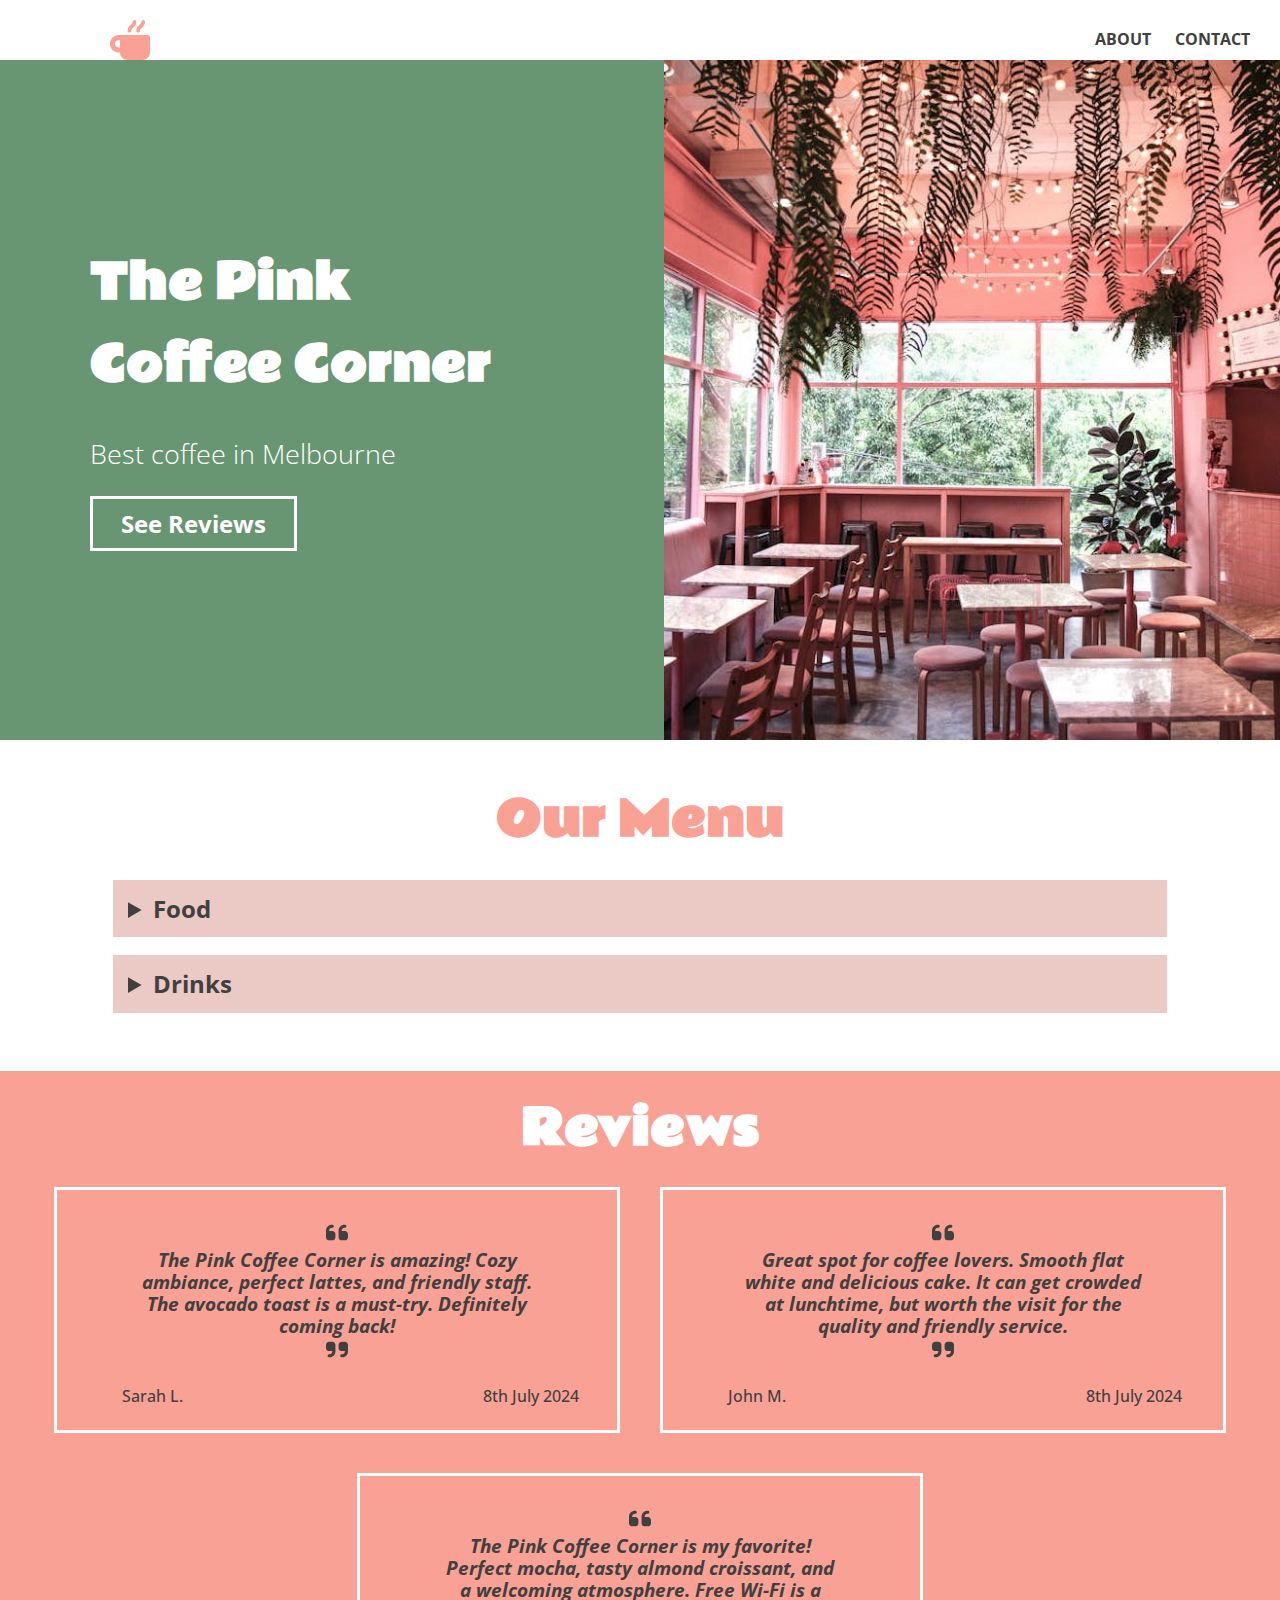
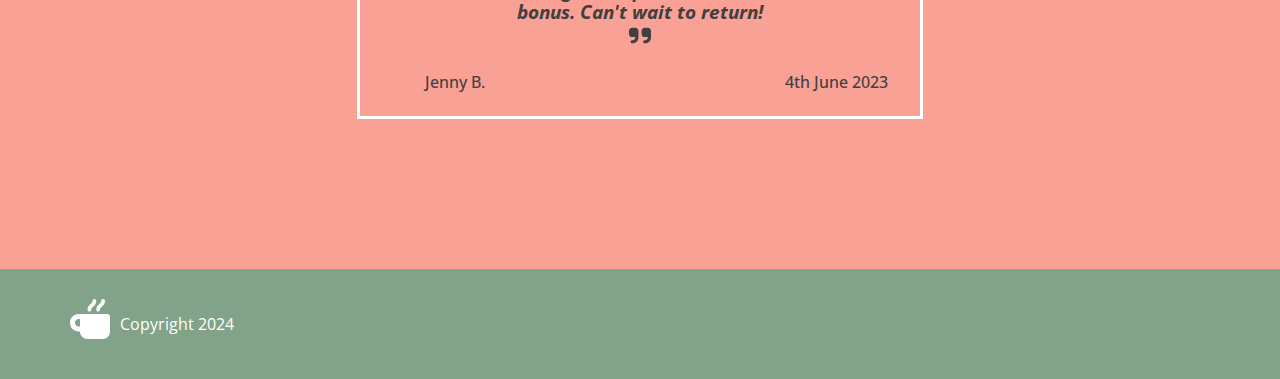
<file: index.html>
<!DOCTYPE html>
<html lang="en">
<head>
    <meta charset="UTF-8">
    <meta name="viewport" content="width=device-width, initial-scale=1.0">
    <title>The Pink Coffee Corner</title>

   
    <link rel="stylesheet" href="style.css" />

</head>
<body>
    <header>
        <nav>
           
            <a href="#">
                <img src="./assets/mug-hot-solid.svg" id="logo-pink" alt="PCC Logo" />
            </a>
            <div>
            <a href="./pages/about.html">ABOUT</a>
            <a href="./pages/contact.html">CONTACT</a>
            </div>
        </nav>

        <section class="main-section header-section" id="headerSection">
            <div class="box">
                <h1>The Pink <br> Coffee Corner</h1>
                <h2>Best coffee in Melbourne</h2>
                <br>
                <a href="#reviewSection">See Reviews</a>
            </div>

            <img src="./assets/hero_image.jpg" id="hero-image" alt="Cafe Picture" />

        </section>

       

    </header>
    
    <main>
        <section class="main-section menu-section" id="menuSection">
            <h1>Our Menu</h1>
           
            <details>
                <summary>Food</summary>
                <br>
                <div class="dropdown">
                    <div class="card">
                        <img src="./assets/chocolate_cupcake.jpeg" id="menu-pic">
                            <div class="card-title">Chocolate Cupcake</div>
                        <div class="card-tag"><img src="./assets/leaf-solid.svg" id="menu-tag">Vegan</div>
                    </div>

                    <div class="card">
                        <img src="./assets/donuts.jpg" id="menu-pic">
                            <div class="card-title">Donuts</div>
                        <div class="card-tag"><img src="./assets/gluten.svg" id="menu-tag">Gluten Free</div>
                    </div>

                    <div class="card">
                        <img src="./assets/raspberry_cupcake.jpg" id="menu-pic">
                            <div class="card-title">Raspberry Cupcake</div>
                        <div class="card-tag"><img src="./assets/leaf-solid.svg" id="menu-tag">Vegan<img src="./assets/gluten.svg" id="menu-tag">Gluten Free</div>
                    </div>

                    <div class="card">
                        <img src="./assets/vanilla_cake.jpg" id="menu-pic">
                            <div class="card-title">Vanilla Cake</div>
                        <div class="card-tag"><img src="./assets/egg-solid.svg" id="menu-tag">Contains Egg</div>
                    </div>

                    <div class="card">
                        <img src="./assets/cheesecake.jpg" id="menu-pic">
                            <div class="card-title">Cheesecake</div>
                        <div class="card-tag"><img src="./assets/egg-solid.svg" id="menu-tag">Contains Egg<img src="./assets/cow-solid.svg" id="menu-tag">Contains Dairy</div>
                    </div>
                </div>
            </details>
            <br>
            <details>
                <summary>Drinks</summary>
                <br>
                <div class="dropdown">
                    <div class="card">
                        <img src="./assets/coffee.jpg" id="menu-pic">
                            <div class="card-title">Flat White</div>
                        <div class="card-tag"><img src="./assets/leaf-solid.svg" id="menu-tag">Vegan Options</div>
                    </div>

                    <div class="card">
                        <img src="./assets/green_smoothie.jpg" id="menu-pic">
                            <div class="card-title">Green Smoothie</div>
                        <div class="card-tag"><img src="./assets/leaf-solid.svg" id="menu-tag">Vegan Options</div>
                    </div>

                    <div class="card">
                        <img src="./assets/peanut_smoothie.jpg" id="menu-pic">
                            <div class="card-title">Peanut Butter Smoothie</div>
                        <div class="card-tag"><img src="./assets/leaf-solid.svg" id="menu-tag">Vegan Options<img src="./assets/hand-dots-solid.svg" id="menu-tag">Contains Nuts</div>
                    </div>

                </div>
            </details>
            </details>

        </section>
        <br>
        <section class="main-section review-section" id="reviewSection">
            <h1>Reviews</h1>
            
            <div class="review-card-section">
                <div class="review-cards">

                    <div class="quote-start"><img src="./assets/quote-left-solid.svg" id="quote-start"></div>

                    <div class="review-cards--text-quote">
                        
                    The Pink Coffee Corner   is amazing! Cozy 
                    ambiance, perfect lattes, and friendly 
                    staff. The avocado toast is a must-try.
                    Definitely coming back!
                    
                    </div>

                    <div class="quote-end"><img src="./assets/quote-right-solid.svg" id="quote-end"></div>

                    <section class="review-card-foot">
                    <div class="review-cards--text-name">
                        Sarah L.<div></div>
                        8th July 2024
                    </div>
                    <div class="review-cards--text-date">
                        
                    </div>
                
                </div>


                <div class="review-cards">

                    <div class="quote-start"><img src="./assets/quote-left-solid.svg" id="quote-start"></div>

                    <div class="review-cards--text-quote">
                        
                        Great spot for coffee lovers. Smooth flat 
                        white and delicious cake. It can get 
                        crowded at lunchtime, but worth the visit 
                        for the quality and friendly service.
                    
                    </div>

                    <div class="quote-end"><img src="./assets/quote-right-solid.svg" id="quote-end"></div>

                    <section class="review-card-foot">
                    <div class="review-cards--text-name">
                        John M.<div></div>
                        8th July 2024
                    </div>
                    <div class="review-cards--text-date">
                        
                    </div>
                
                </div>


                <div class="review-cards">

                    <div class="quote-start"><img src="./assets/quote-left-solid.svg" id="quote-start"></div>

                    <div class="review-cards--text-quote">
                        
                        The Pink Coffee Corner is my favorite! 
                        Perfect mocha, tasty almond croissant, 
                        and a welcoming atmosphere. Free Wi-Fi 
                        is a bonus. Can't wait to return!
                    
                    </div>

                    <div class="quote-end"><img src="./assets/quote-right-solid.svg" id="quote-end"></div>

                    <section class="review-card-foot">
                    <div class="review-cards--text-name">
                        Jenny B.<div></div>
                        4th June 2023
                    </div>
                    <div class="review-cards--text-date">
                        
                    </div>
                
                </div>


            </div>

        </section>

    </main>

    <footer>
        <img src="./assets/mug-hot-solid.svg" id="logo-white" alt="PCC Logo" />
        <p>Copyright 2024</p>
    </footer>

</body>
</html>
</file>
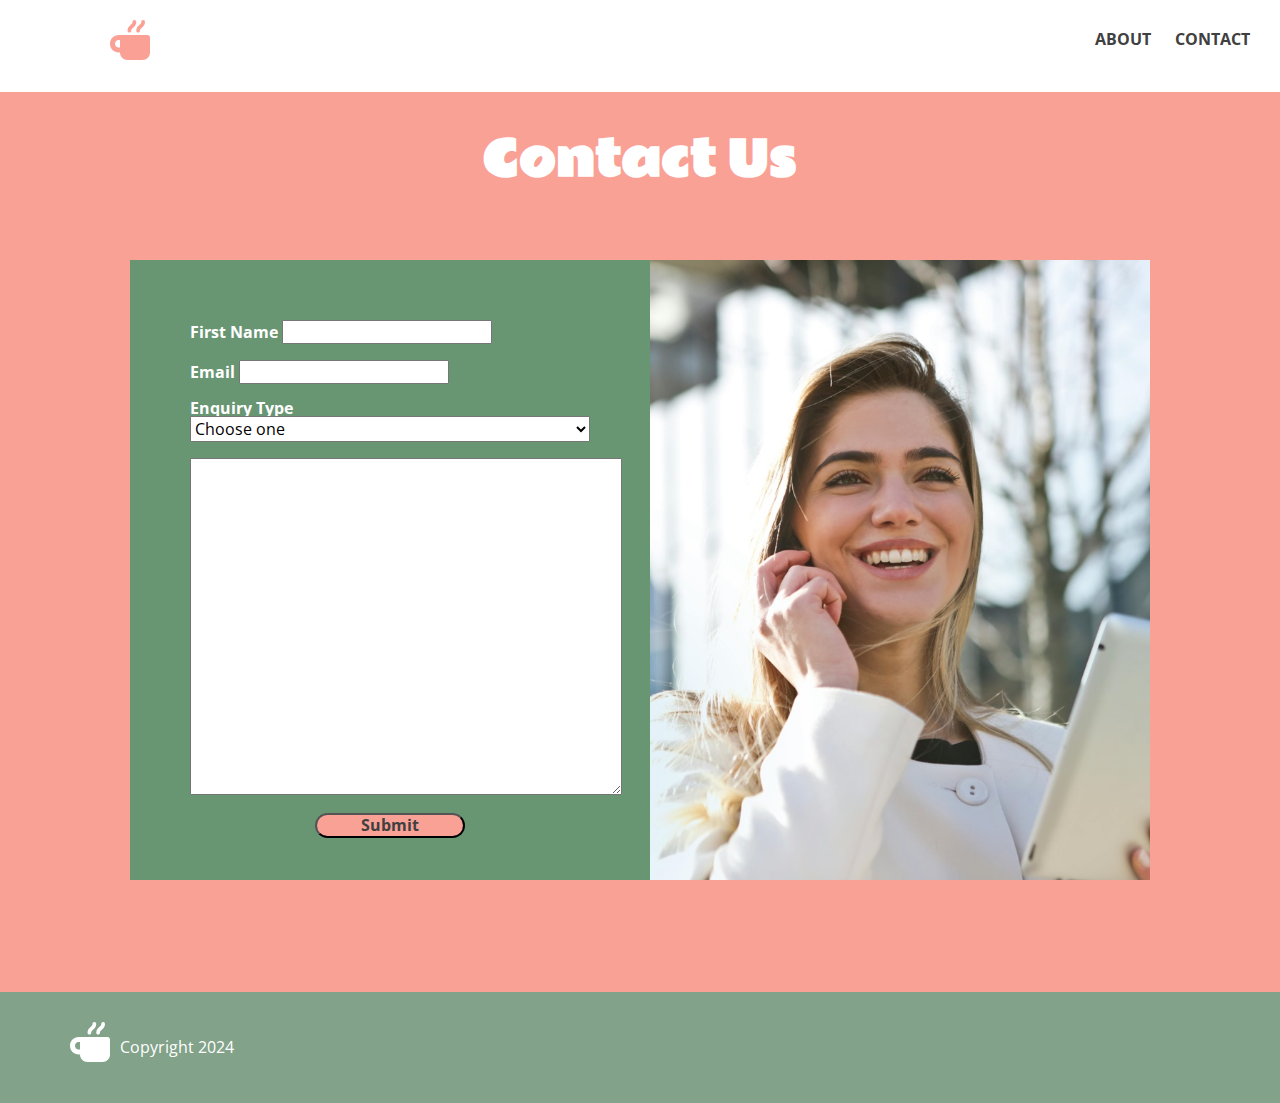
<file: pages/contact.html>
<!DOCTYPE html>
<html lang="en">
<head>
    <meta charset="UTF-8">
    <meta name="viewport" content="width=device-width, initial-scale=1.0">
    <title>The Pink Coffee Corner - Contact</title>

    <link rel="preconnect" href="https://fonts.googleapis.com" />
    <link rel="preconnect" href="https://fonts.gstatic.com" crossorigin />
    <link
        href="https://fonts.googleapis.com/css2?family=Open+Sans:ital,wght@0,300..800;1,300..800&family=Rammetto+One&display=swap"
        rel="stylesheet"
    />


    <link rel="stylesheet" href="../style.css" />

</head>
<body>
    <header>
        <nav>
            <a href="../index.html">
                <img src="../assets/mug-hot-solid.svg" id="logo-pink" alt="PCC Logo" />
            </a>
            <div>
            <a href="./about.html">ABOUT</a>
            <a href="#">CONTACT</a>
            </div>
        </nav>
    </header>

    <main>
        <section class="main-section contact" id="contact">
            <h1>Contact Us</h1>
        
            <div class="contact-body">
        <form style="width: min-content;"  action="./result.html" >
        <div class="form-box">
            <div>
            <label for="fullnameInput">First Name</label>
            <input 
                type="text" 
                id="firstnameInput" 
                name="first-name"   
                required 
            />
            </div>
            <br />
            <div>
                <label for="emailInput">Email</label>
                <input 
                    type="text" 
                    id="emailInput" 
                    name="email"   
                    required 
                    />
                </div>
                <br />
            <label for="enquiryInput">Enquiry Type</label>
            
            <select  id="enquiryInput" name="enquiry" required>
                <option disabled selected>Choose one</option>
                <option value="book">Bookings</option>
                <option value="order">Online Orders</option>
                <option value="complaint">Complaints</option>
            </select>
            
            <!-- <div>
                <label for="textareaInput">Text Area</label>
            </div> -->
            <div>
                <br>
            </div>

            <div>        
                <textarea
                id="textareaInput"
                required rows="18" cols="45">
                
                </textarea>
            </div>
            <br>

            <button type="submit">Submit</button>
    
        </div>
    
            
    
        </form>

        <img src="../assets/contact.jpg" alt="contact-pic">
    </div>
    </section>
    </main>
</body>

<footer>
    <img src="../assets/mug-hot-solid.svg" id="logo-white" alt="PCC Logo" />
    <p>Copyright 2024</p>
</footer>


</html>
</file>
<file: style.css>
@import url("https://fonts.googleapis.com/css2?family=Open+Sans:ital,wght@0,300..800;1,300..800&family=Rammetto+One&display=swap");
/*! normalize.css v8.0.1 | MIT License | github.com/necolas/normalize.css */
/* Document
   ========================================================================== */
/**
 * 1. Correct the line height in all browsers.
 * 2. Prevent adjustments of font size after orientation changes in iOS.
 */
html {
  line-height: 1.15; /* 1 */
  -webkit-text-size-adjust: 100%; /* 2 */
}

/* Sections
       ========================================================================== */
/**
     * Remove the margin in all browsers.
     */
body {
  margin: 0;
}

/**
     * Render the `main` element consistently in IE.
     */
main {
  display: block;
}

/**
     * Correct the font size and margin on `h1` elements within `section` and
     * `article` contexts in Chrome, Firefox, and Safari.
     */
h1 {
  font-size: 2em;
  margin: 0.67em 0;
}

/* Grouping content
       ========================================================================== */
/**
     * 1. Add the correct box sizing in Firefox.
     * 2. Show the overflow in Edge and IE.
     */
hr {
  box-sizing: content-box; /* 1 */
  height: 0; /* 1 */
  overflow: visible; /* 2 */
}

/**
     * 1. Correct the inheritance and scaling of font size in all browsers.
     * 2. Correct the odd `em` font sizing in all browsers.
     */
pre {
  font-family: monospace, monospace; /* 1 */
  font-size: 1em; /* 2 */
}

/* Text-level semantics
       ========================================================================== */
/**
     * Remove the gray background on active links in IE 10.
     */
a {
  background-color: transparent;
}

/**
     * 1. Remove the bottom border in Chrome 57-
     * 2. Add the correct text decoration in Chrome, Edge, IE, Opera, and Safari.
     */
abbr[title] {
  border-bottom: none; /* 1 */
  text-decoration: underline; /* 2 */
  text-decoration: underline dotted; /* 2 */
}

/**
     * Add the correct font weight in Chrome, Edge, and Safari.
     */
b,
strong {
  font-weight: bolder;
}

/**
     * 1. Correct the inheritance and scaling of font size in all browsers.
     * 2. Correct the odd `em` font sizing in all browsers.
     */
code,
kbd,
samp {
  font-family: monospace, monospace; /* 1 */
  font-size: 1em; /* 2 */
}

/**
     * Add the correct font size in all browsers.
     */
small {
  font-size: 80%;
}

/**
     * Prevent `sub` and `sup` elements from affecting the line height in
     * all browsers.
     */
sub,
sup {
  font-size: 75%;
  line-height: 0;
  position: relative;
  vertical-align: baseline;
}

sub {
  bottom: -0.25em;
}

sup {
  top: -0.5em;
}

/* Embedded content
       ========================================================================== */
/**
     * Remove the border on images inside links in IE 10.
     */
img {
  border-style: none;
}

/* Forms
       ========================================================================== */
/**
     * 1. Change the font styles in all browsers.
     * 2. Remove the margin in Firefox and Safari.
     */
button,
input,
optgroup,
select,
textarea {
  font-family: inherit; /* 1 */
  font-size: 100%; /* 1 */
  line-height: 1.15; /* 1 */
  margin: 0; /* 2 */
}

/**
     * Show the overflow in IE.
     * 1. Show the overflow in Edge.
     */
button,
input {
  /* 1 */
  overflow: visible;
}

/**
     * Remove the inheritance of text transform in Edge, Firefox, and IE.
     * 1. Remove the inheritance of text transform in Firefox.
     */
button,
select {
  /* 1 */
  text-transform: none;
}

/**
     * Correct the inability to style clickable types in iOS and Safari.
     */
button,
[type=button],
[type=reset],
[type=submit] {
  -webkit-appearance: button;
}

/**
     * Remove the inner border and padding in Firefox.
     */
button::-moz-focus-inner,
[type=button]::-moz-focus-inner,
[type=reset]::-moz-focus-inner,
[type=submit]::-moz-focus-inner {
  border-style: none;
  padding: 0;
}

/**
     * Restore the focus styles unset by the previous rule.
     */
button:-moz-focusring,
[type=button]:-moz-focusring,
[type=reset]:-moz-focusring,
[type=submit]:-moz-focusring {
  outline: 1px dotted ButtonText;
}

/**
     * Correct the padding in Firefox.
     */
fieldset {
  padding: 0.35em 0.75em 0.625em;
}

/**
     * 1. Correct the text wrapping in Edge and IE.
     * 2. Correct the color inheritance from `fieldset` elements in IE.
     * 3. Remove the padding so developers are not caught out when they zero out
     *    `fieldset` elements in all browsers.
     */
legend {
  box-sizing: border-box; /* 1 */
  color: inherit; /* 2 */
  display: table; /* 1 */
  max-width: 100%; /* 1 */
  padding: 0; /* 3 */
  white-space: normal; /* 1 */
}

/**
     * Add the correct vertical alignment in Chrome, Firefox, and Opera.
     */
progress {
  vertical-align: baseline;
}

/**
     * Remove the default vertical scrollbar in IE 10+.
     */
textarea {
  overflow: auto;
}

/**
     * 1. Add the correct box sizing in IE 10.
     * 2. Remove the padding in IE 10.
     */
[type=checkbox],
[type=radio] {
  box-sizing: border-box; /* 1 */
  padding: 0; /* 2 */
}

/**
     * Correct the cursor style of increment and decrement buttons in Chrome.
     */
[type=number]::-webkit-inner-spin-button,
[type=number]::-webkit-outer-spin-button {
  height: auto;
}

/**
     * 1. Correct the odd appearance in Chrome and Safari.
     * 2. Correct the outline style in Safari.
     */
[type=search] {
  -webkit-appearance: textfield; /* 1 */
  outline-offset: -2px; /* 2 */
}

/**
     * Remove the inner padding in Chrome and Safari on macOS.
     */
[type=search]::-webkit-search-decoration {
  -webkit-appearance: none;
}

/**
     * 1. Correct the inability to style clickable types in iOS and Safari.
     * 2. Change font properties to `inherit` in Safari.
     */
::-webkit-file-upload-button {
  -webkit-appearance: button; /* 1 */
  font: inherit; /* 2 */
}

/* Interactive
       ========================================================================== */
/*
     * Add the correct display in Edge, IE 10+, and Firefox.
     */
details {
  display: block;
}

/*
     * Add the correct display in all browsers.
     */
summary {
  display: list-item;
}

/* Misc
       ========================================================================== */
/**
     * Add the correct display in IE 10+.
     */
template {
  display: none;
}

/**
     * Add the correct display in IE 10.
     */
[hidden] {
  display: none;
}

header nav {
  height: 5vh;
  display: flex;
  justify-content: space-between;
  padding-right: 30px;
  padding-left: 90px;
  padding-bottom: 15px;
  gap: 80px;
}
header nav div {
  padding-top: 30px;
}
header nav a {
  flex-direction: row;
  color: #404040;
  font-family: "Open Sans";
  font-weight: bold;
  text-decoration: none;
  margin-left: 20px;
  padding-top: 20px;
  padding-bottom: 20px;
}
header nav a:hover {
  color: #FAA196;
  transform: scale(1.01);
}
header nav a .logo-pink {
  justify-content: flex-start;
  justify-items: flex-start;
  justify-self: auto;
}
header h1,
header h2 {
  z-index: 2;
  color: white;
}
header h1 {
  font-size: 3em;
  font-family: "Rammetto One";
  line-height: 1.7;
}
header h2 {
  font-size: 1.7em;
  font-family: "Open Sans";
  font-weight: lighter;
}
header .header-section {
  display: flex;
  width: 100%;
  height: 680px;
}
header .header-section .box {
  background-color: #689572;
  flex-grow: 1;
  width: 50%;
  height: 530px;
  padding-top: 150px;
  padding-left: 90px;
}
header .header-section .box a {
  text-decoration: none;
  color: white;
  font-family: "Open Sans";
  font-weight: bold;
  font-size: 1.5em;
  border: solid white 3px;
  padding-top: 8px;
  padding-bottom: 8px;
  padding-left: 28px;
  padding-right: 28px;
}
header .header-section .hero-image {
  flex-shrink: 1;
  height: 100%;
}

.menu-section {
  padding-top: 20px;
  padding-bottom: 40px;
}
.menu-section h1 {
  color: #FAA196;
  text-align: center;
  font-family: "Rammetto One";
  font-size: 3em;
}
.menu-section details summary {
  background-color: #EBC9C4;
  color: #404040;
  font-family: "Open Sans";
  font-weight: bold;
  font-size: 1.5em;
  padding: 15px;
  width: 80%;
  justify-self: center;
}
.menu-section details .dropdown {
  display: flex;
  justify-content: space-between;
  align-items: center;
  gap: 15px;
  padding-left: 15px;
  padding-right: 15px;
  flex-wrap: wrap;
}
.menu-section details .dropdown .card {
  background-color: #EBC9C4;
  width: 320px;
  height: 400px;
  padding-top: 25px;
  color: #404040;
  text-align: center;
  font-family: "Open Sans";
  flex-shrink: 0;
}
.menu-section details .dropdown .card .card-title {
  padding-top: 15px;
  font-weight: bold;
  font-size: 1.6em;
  padding-bottom: 15px;
}
.menu-section details .dropdown .card .card-tag {
  display: flex;
  justify-content: center;
  font-size: 1em;
  font-weight: regular;
  gap: 8px;
}

.review-section {
  background-color: #FAA196;
  padding-bottom: 150px;
}
.review-section h1 {
  color: white;
  text-align: center;
  font-family: "Rammetto One";
  font-size: 3em;
  margin: 0%;
  padding: 30px;
}
.review-section .review-card-section {
  display: flex;
  flex-direction: row;
  gap: 40px;
  flex-wrap: wrap;
  justify-content: center;
}
.review-section .review-card-section .review-cards {
  border: solid white 3px;
  width: 500px;
  height: 180px;
  padding: 30px;
  text-align: center;
}
.review-section .review-card-section .review-cards--text-quote {
  font-family: "Open Sans";
  font-weight: bold;
  color: #404040;
  font-style: italic;
  font-size: 1.2em;
  padding-left: 50px;
  padding-right: 50px;
  text-justify: inherit;
  justify-content: center;
}
.review-section .review-card-section .review-cards--text-name {
  font-family: "Open Sans";
  color: #404040;
  font-size: 1em;
  padding-left: 35px;
  font-weight: 500;
  display: flex;
  flex-direction: row;
  gap: 150px;
  padding-top: 20px;
}
.review-section .review-card-section .review-cards--text-date {
  font-family: "Open Sans";
  color: #404040;
  font-size: 1em;
  padding-left: 35px;
  font-weight: 500;
}
.review-section .review-card-section .review-cards--text .review-card-foot {
  flex-direction: row;
}

footer {
  background-color: #82A289;
  color: white;
  font-family: "Open Sans";
  display: flex;
  padding: 30px;
  padding-left: 70px;
  gap: 10px;
}

.contact {
  background-color: #FAA196;
  height: 100vh;
  width: 100%;
}
.contact h1 {
  color: white;
  text-align: center;
  font-family: "Rammetto One";
  font-size: 3em;
  padding: 40px;
}
.contact .contact-body {
  display: flex;
  justify-content: center;
}
.contact .contact-body .form-box {
  display: flex;
  flex-direction: column;
  text-align: left;
  width: 400px;
  height: 500px;
  background-color: #689572;
  padding: 60px;
  color: white;
  font-family: "open sans";
  line-height: 1;
  font-weight: bold;
}
.contact .contact-body .form-box button {
  color: #404040;
  background-color: #FAA196;
  font-weight: bold;
  border-radius: 20px;
  width: 150px;
  align-self: center;
}
.contact .contact-body .form-box button:hover {
  background-color: #EBC9C4;
}
.contact .contact-body img {
  width: 500px;
  height: 620px;
}

footer {
  background-color: #82A289;
  color: white;
  font-family: "open sans";
  display: flex;
  padding: 30px;
  padding-left: 70px;
  gap: 10px;
}

html {
  scroll-behavior: smooth;
}

body {
  height: 100vh;
  width: 100%;
}

#logo-pink {
  height: 40px;
  width: 40px;
  transform: scale(-1, 1);
  align-content: flex-start;
  filter: invert(67%) sepia(69%) saturate(322%) hue-rotate(316deg) brightness(94%) contrast(109%);
}

#logo-white {
  height: 40px;
  width: 40px;
  transform: scale(-1, 1);
  align-items: flex-start;
  filter: invert(100%) sepia(0%) saturate(0%) hue-rotate(93deg) brightness(103%) contrast(103%);
}

#menu-tag {
  height: 20px;
  filter: invert(65%) sepia(13%) saturate(519%) hue-rotate(81deg) brightness(92%) contrast(86%);
}

#menu-pic {
  height: 300px;
  width: 290px;
}

#quote-start {
  height: 25px;
  filter: invert(19%) sepia(22%) saturate(0%) hue-rotate(289deg) brightness(107%) contrast(87%);
  white-space: nowrap;
}

#quote-end {
  height: 25px;
  filter: invert(19%) sepia(22%) saturate(0%) hue-rotate(289deg) brightness(107%) contrast(87%);
  white-space: nowrap;
}

/*# sourceMappingURL=style.css.map */
</file>
